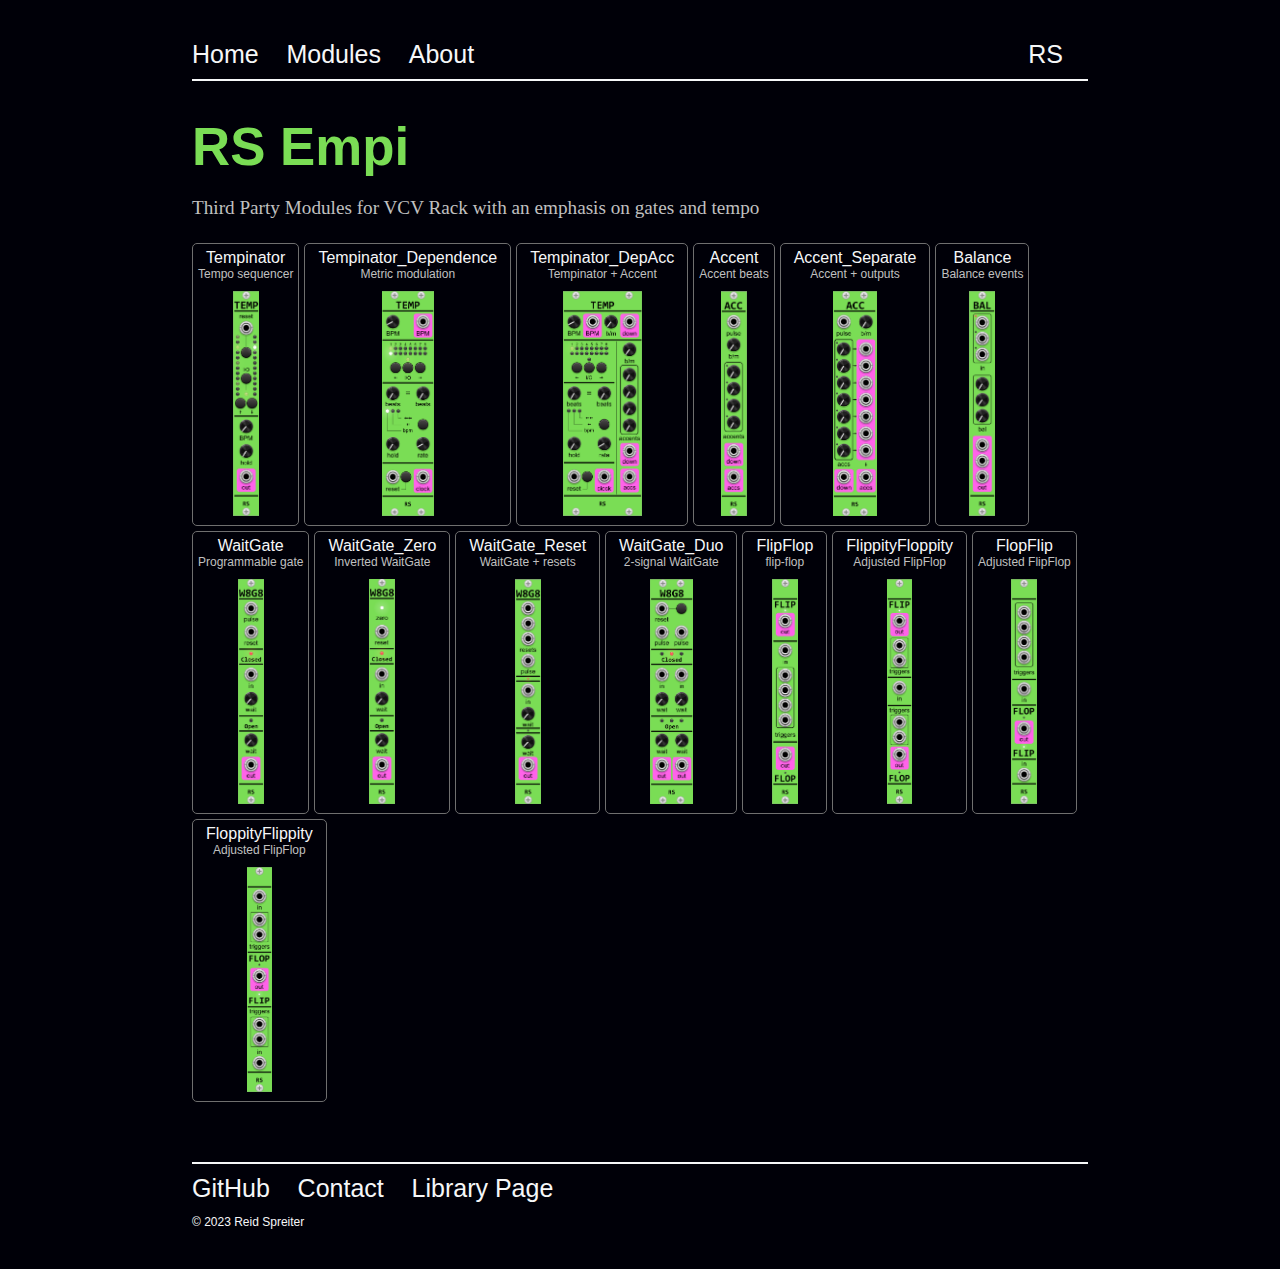
<file: index.html>
<!DOCTYPE html>
<html lang="en">
  <head>
    <meta charset="UTF-8" />
    <meta name="viewport" content="width=device-width, initial-scale=1.0" />
    <title>RS Empi</title>
    <link
      rel="icon"
      type="image/png"
      sizes="16x16"
      href="static/faviconmm.png"
    />
    <link
      rel="icon"
      type="image/png"
      sizes="32x32"
      href="static/faviconmm.png"
    />
    <link rel="stylesheet" href="./styles/styles.css" />
  </head>
  <body>
    <!-- Navbar -->
    <nav>
      <ul>
        <li>
          <a href="/index.html">Home</a>
        </li>
        <li>
          <a href="modules.html">Modules</a>
        </li>
        <li>
          <a href="about.html">About</a>
        </li>
        <li>
          <a class="nav-right">RS</a>
        </li>
      </ul>
    </nav>
    <!-- Grid of Modules -->
    <h1>RS Empi</h1>
    <p>Third Party Modules for VCV Rack with an emphasis on gates and tempo</p>
    <script src="scripts/grid.js"></script>
    <script>
      window.onload = setGrid;
    </script>
    <div>
      <div id="moduleGrid"></div>
    </div>
    <!-- Footer -->
    <footer>
      <ul>
        <li>
          <a target="blank" href="https://github.com/reidspreiter/RS_Empi"
            >GitHub</a
          >
        </li>
        <li>
          <a href="">Contact</a>
        </li>
        <li>
          <a target="_blank" href="https://library.vcvrack.com/"
            >Library Page</a
          >
        </li>
      </ul>
      <p class="copy">&copy; 2023 Reid Spreiter</p>
    </footer>
  </body>
</html>
</file>
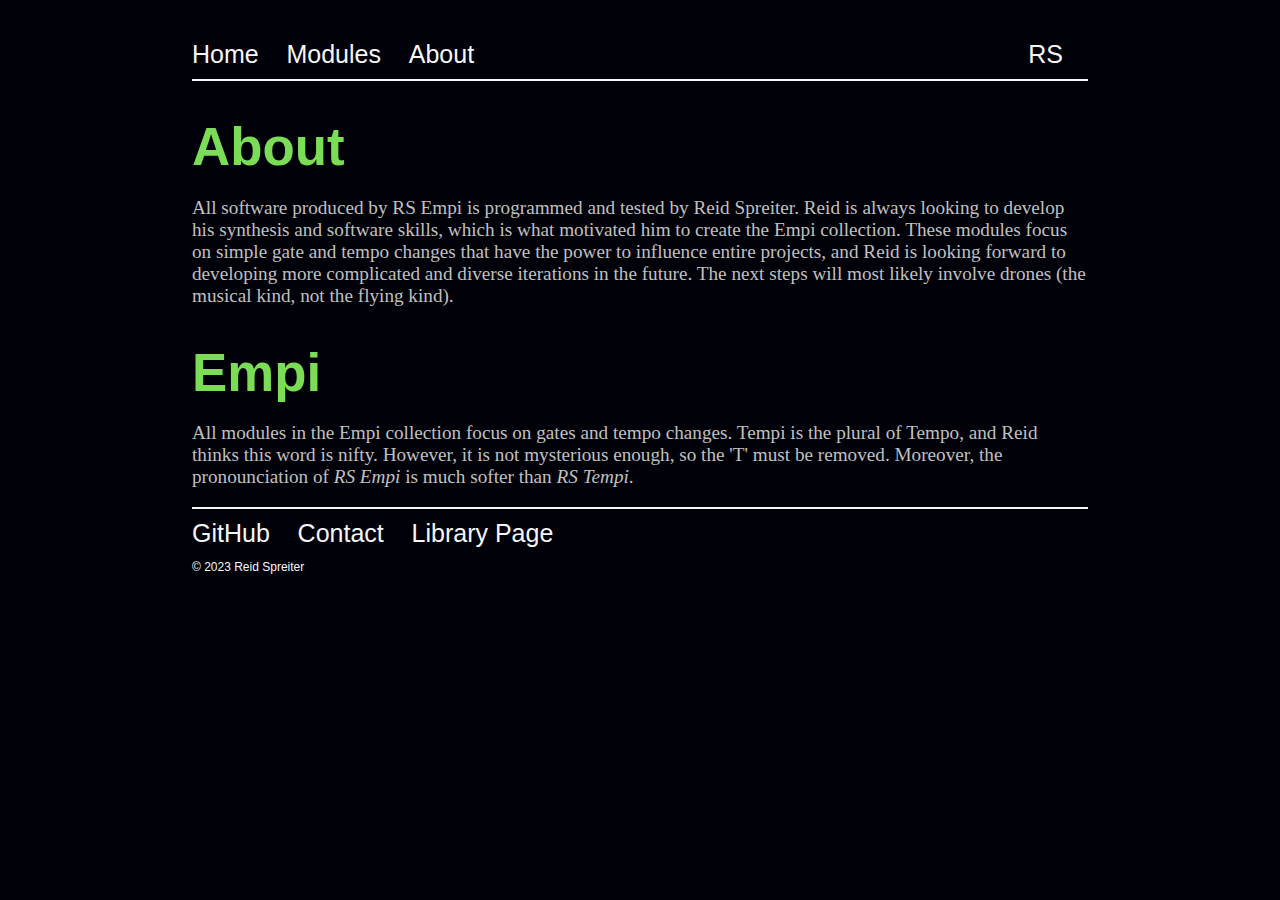
<file: about.html>
<!DOCTYPE html>
<html lang="en">
  <head>
    <meta charset="UTF-8" />
    <meta name="viewport" content="width=device-width, initial-scale=1.0" />
    <title>About</title>
    <link
      rel="icon"
      type="image/png"
      sizes="16x16"
      href="static/faviconmm.png"
    />
    <link
      rel="icon"
      type="image/png"
      sizes="32x32"
      href="static/faviconmm.png"
    />
    <link rel="stylesheet" href="./styles/styles.css" />
  </head>
  <body>
    <!-- Navbar -->
    <nav>
      <ul>
        <li>
          <a href="/index.html">Home</a>
        </li>
        <li>
          <a href="modules.html">Modules</a>
        </li>
        <li>
          <a href="about.html">About</a>
        </li>
        <li>
          <a class="nav-right">RS</a>
        </li>
      </ul>
    </nav>
    <!-- Content -->
    <h1>About</h1>
    <p>
      All software produced by RS Empi is programmed and tested by Reid
      Spreiter. Reid is always looking to develop his synthesis and software
      skills, which is what motivated him to create the Empi collection. These
      modules focus on simple gate and tempo changes that have the power to
      influence entire projects, and Reid is looking forward to developing more
      complicated and diverse iterations in the future. The next steps will most
      likely involve drones (the musical kind, not the flying kind).
    </p>
    <h1>Empi</h1>
    <p>
      All modules in the Empi collection focus on gates and tempo changes. Tempi
      is the plural of Tempo, and Reid thinks this word is nifty. However, it is
      not mysterious enough, so the 'T' must be removed. Moreover, the
      pronounciation of <em>RS Empi</em> is much softer than <em>RS Tempi</em>.
    </p>
    <!-- Footer -->
    <footer>
      <ul>
        <li>
          <a target="blank" href="https://github.com/reidspreiter/RS_Empi"
            >GitHub</a
          >
        </li>
        <li>
          <a href="">Contact</a>
        </li>
        <li>
          <a target="_blank" href="https://library.vcvrack.com/"
            >Library Page</a
          >
        </li>
      </ul>
      <p class="copy">&copy; 2023 Reid Spreiter</p>
    </footer>
  </body>
</html>
</file>
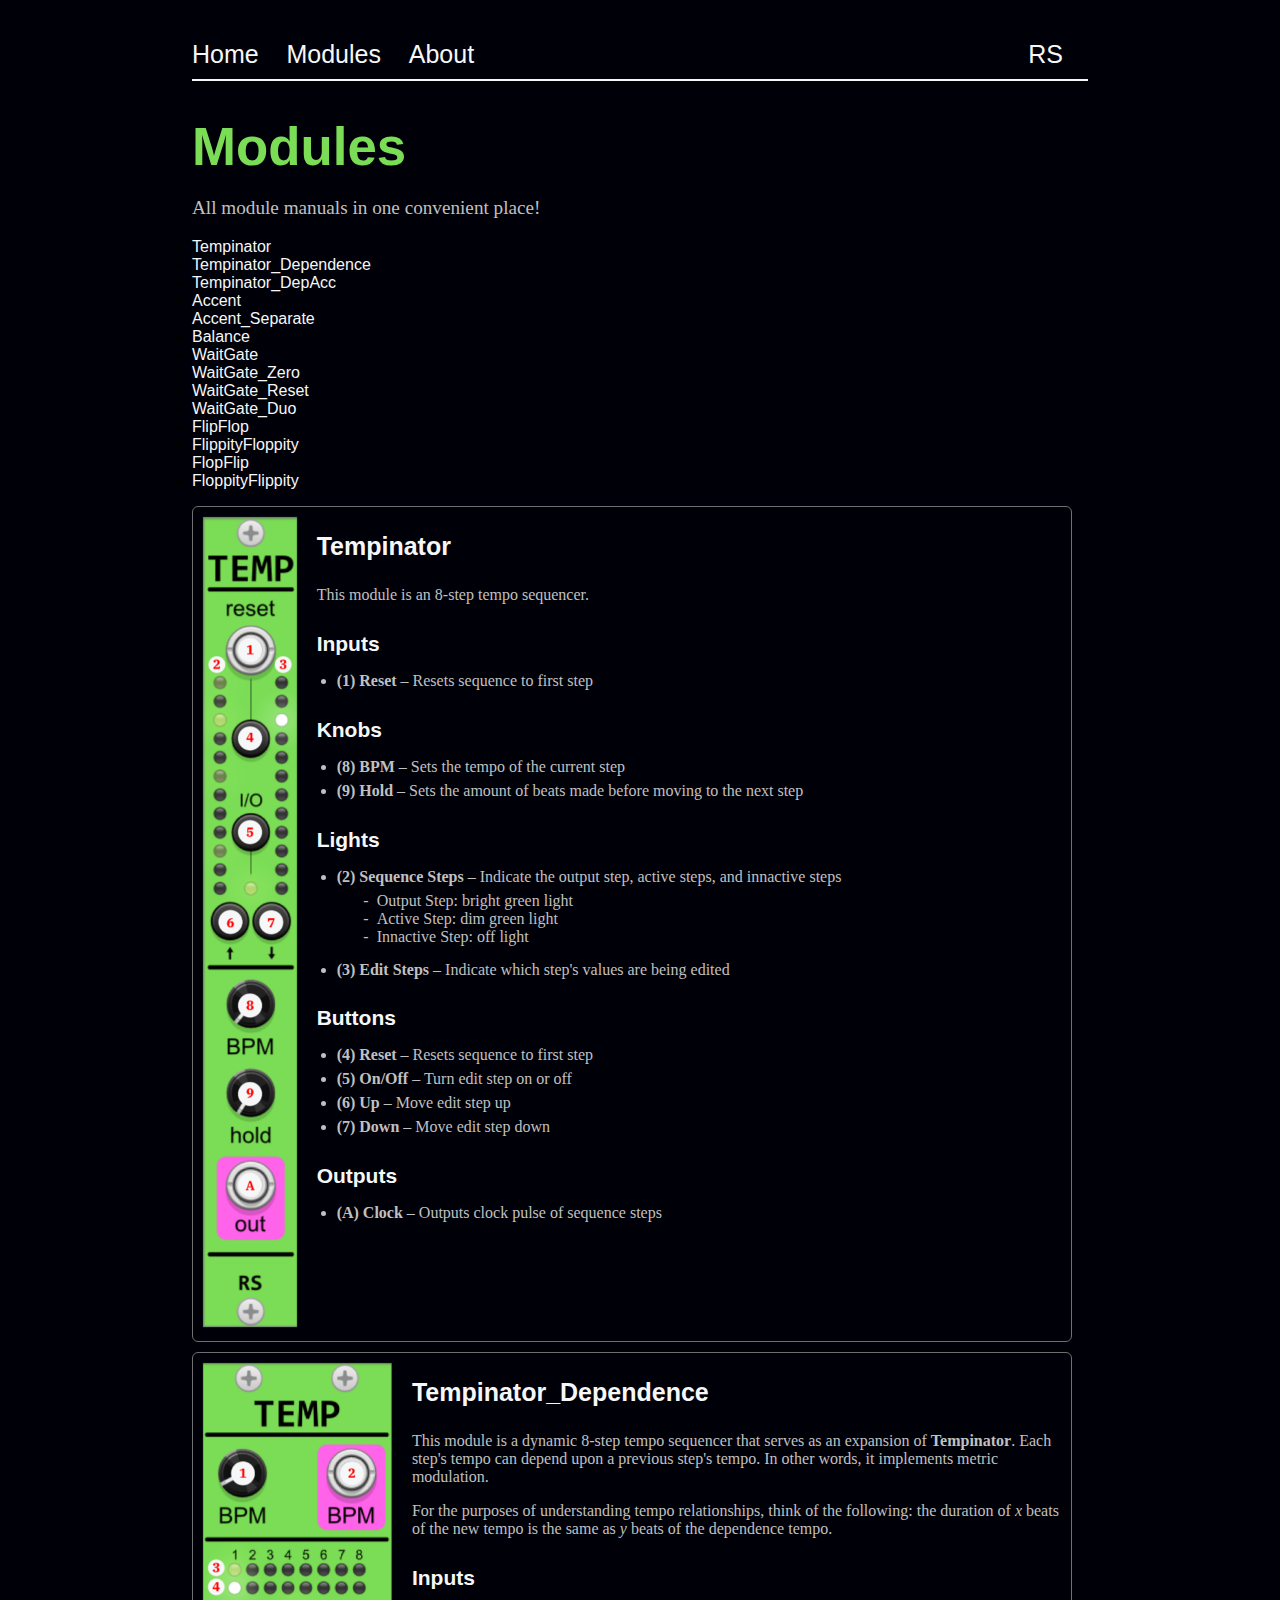
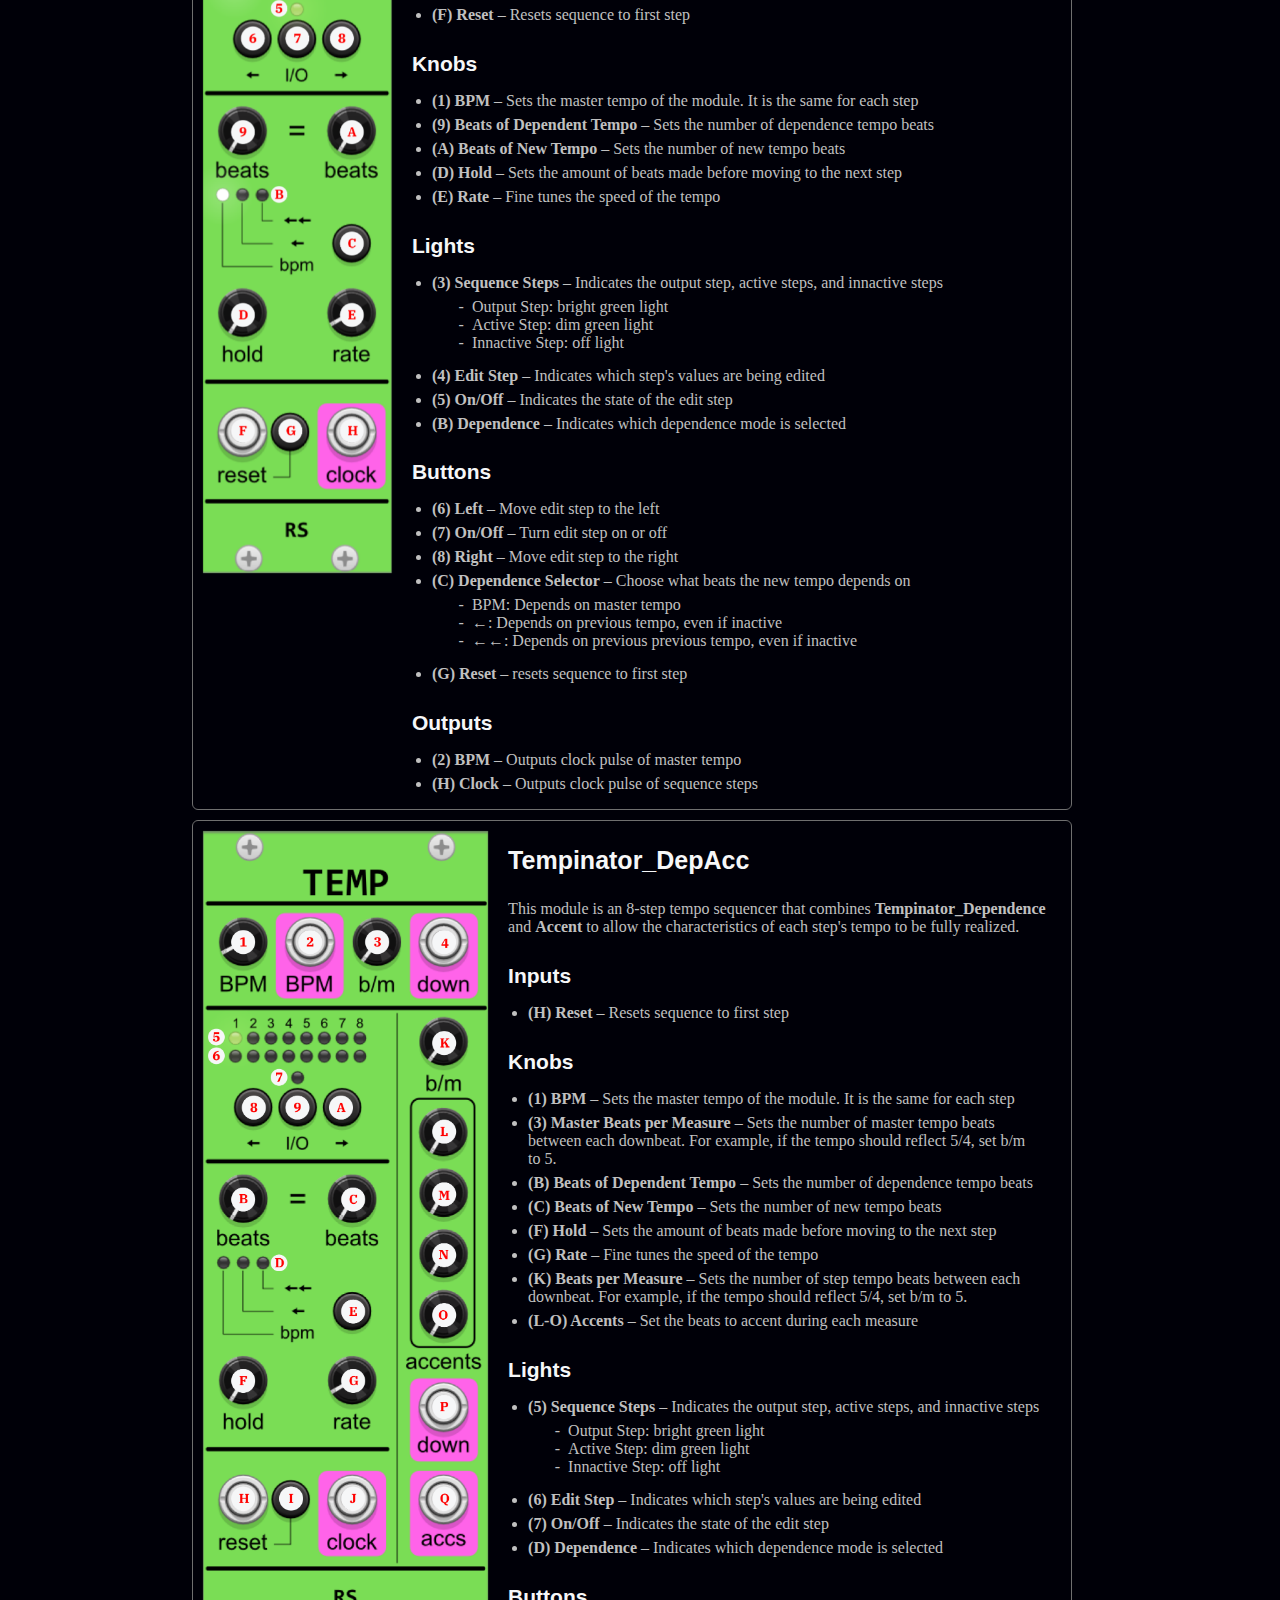
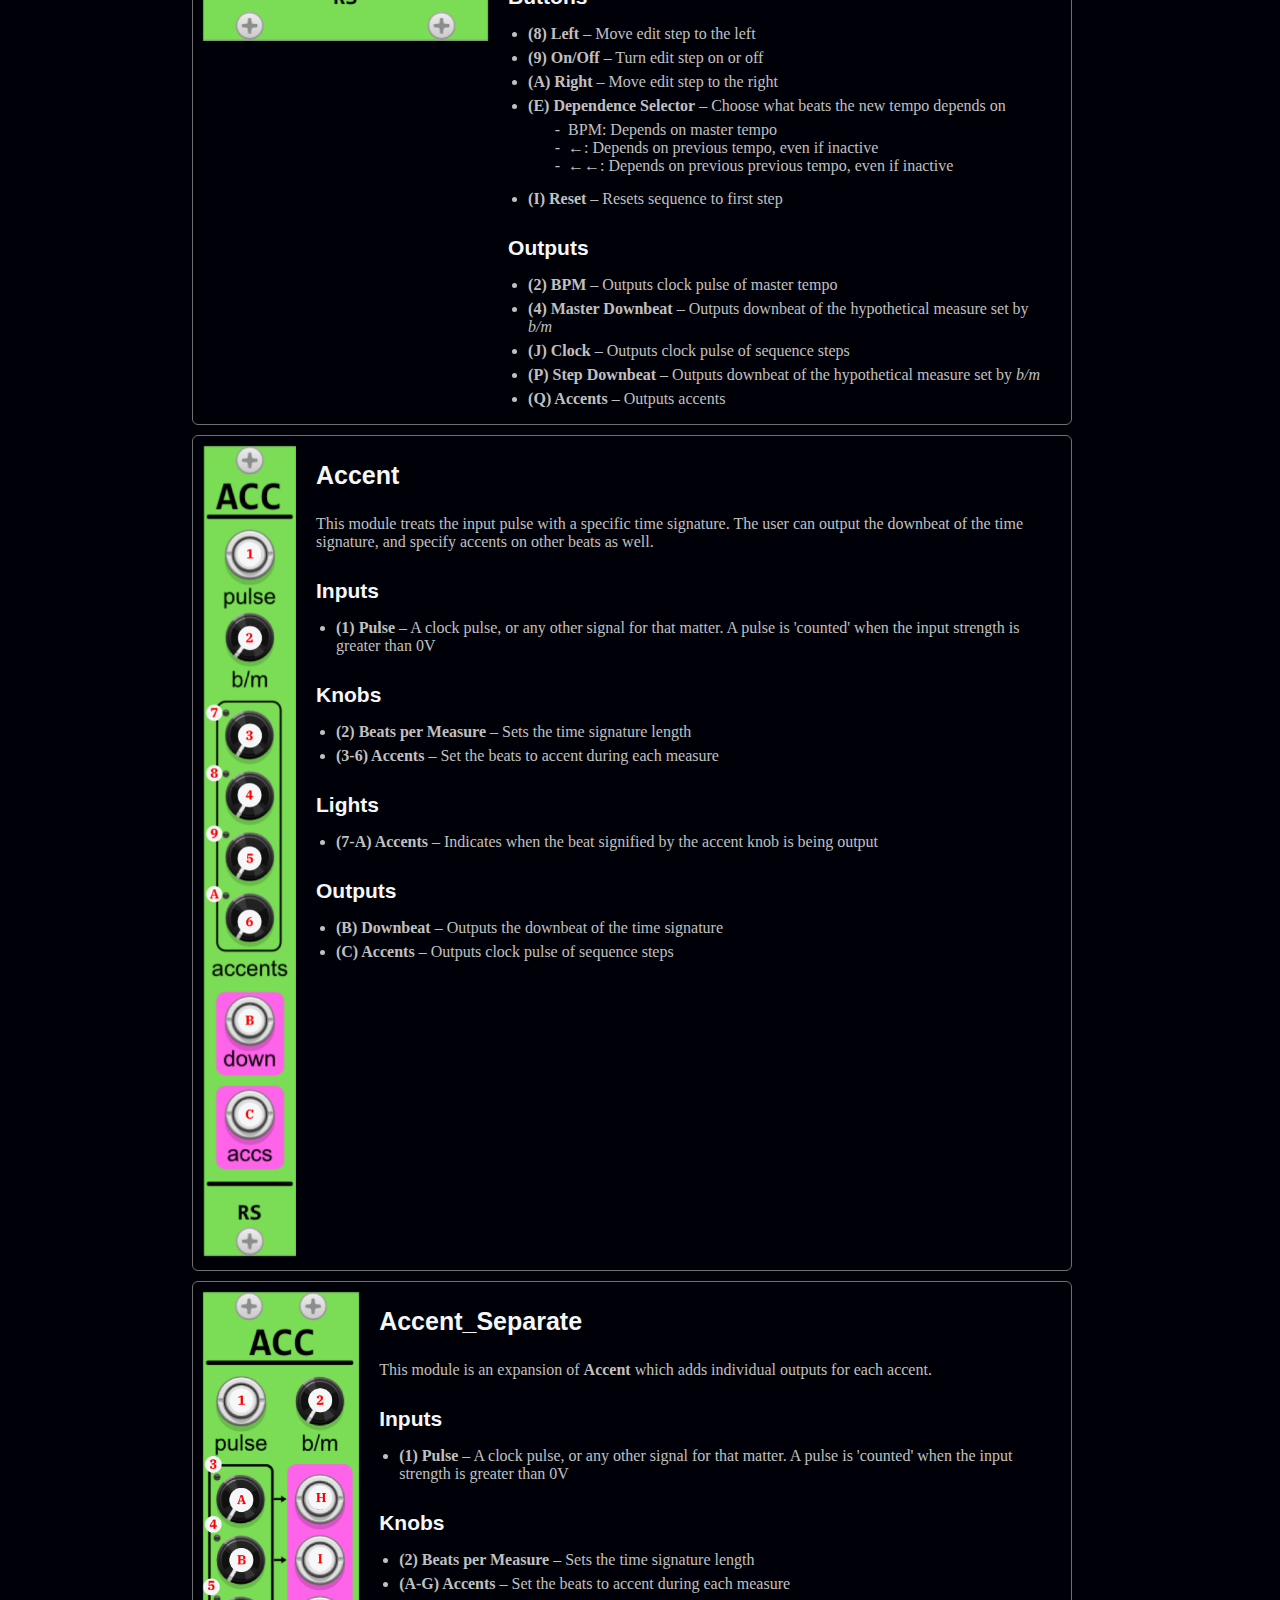
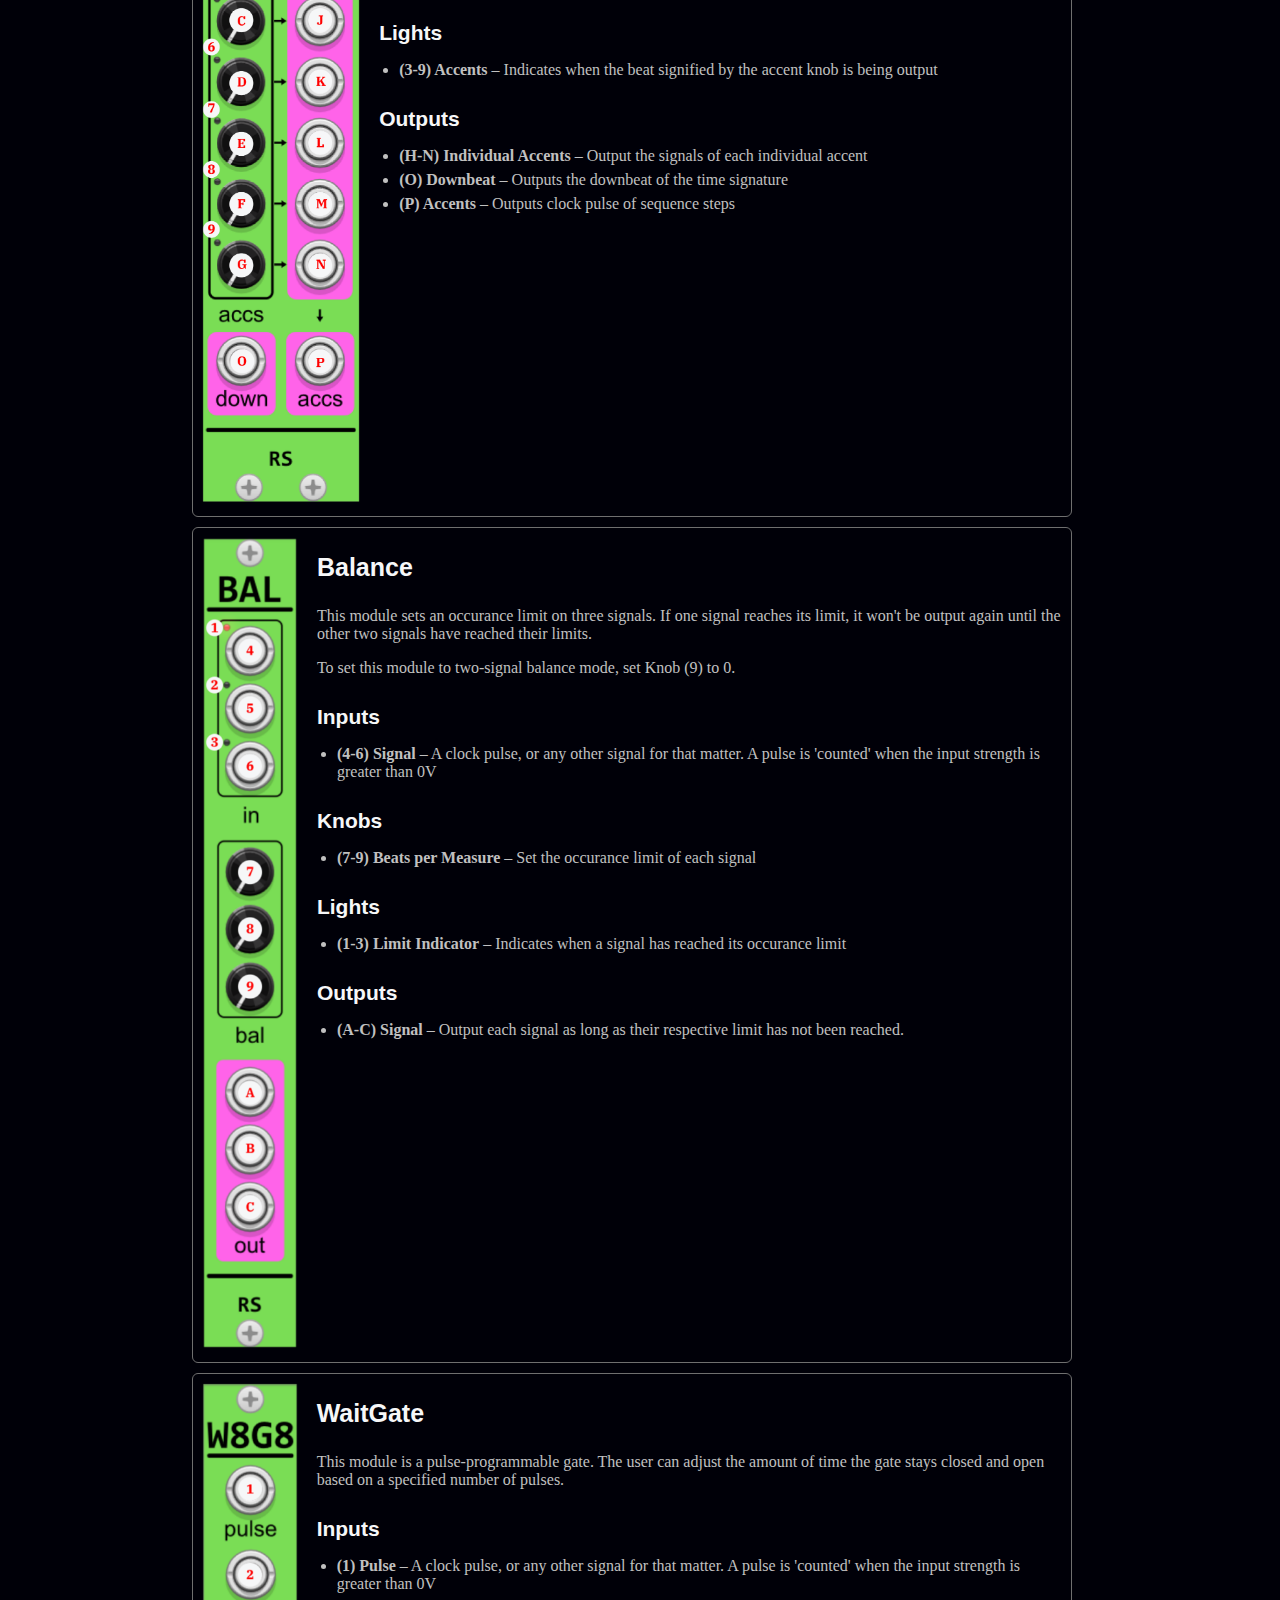
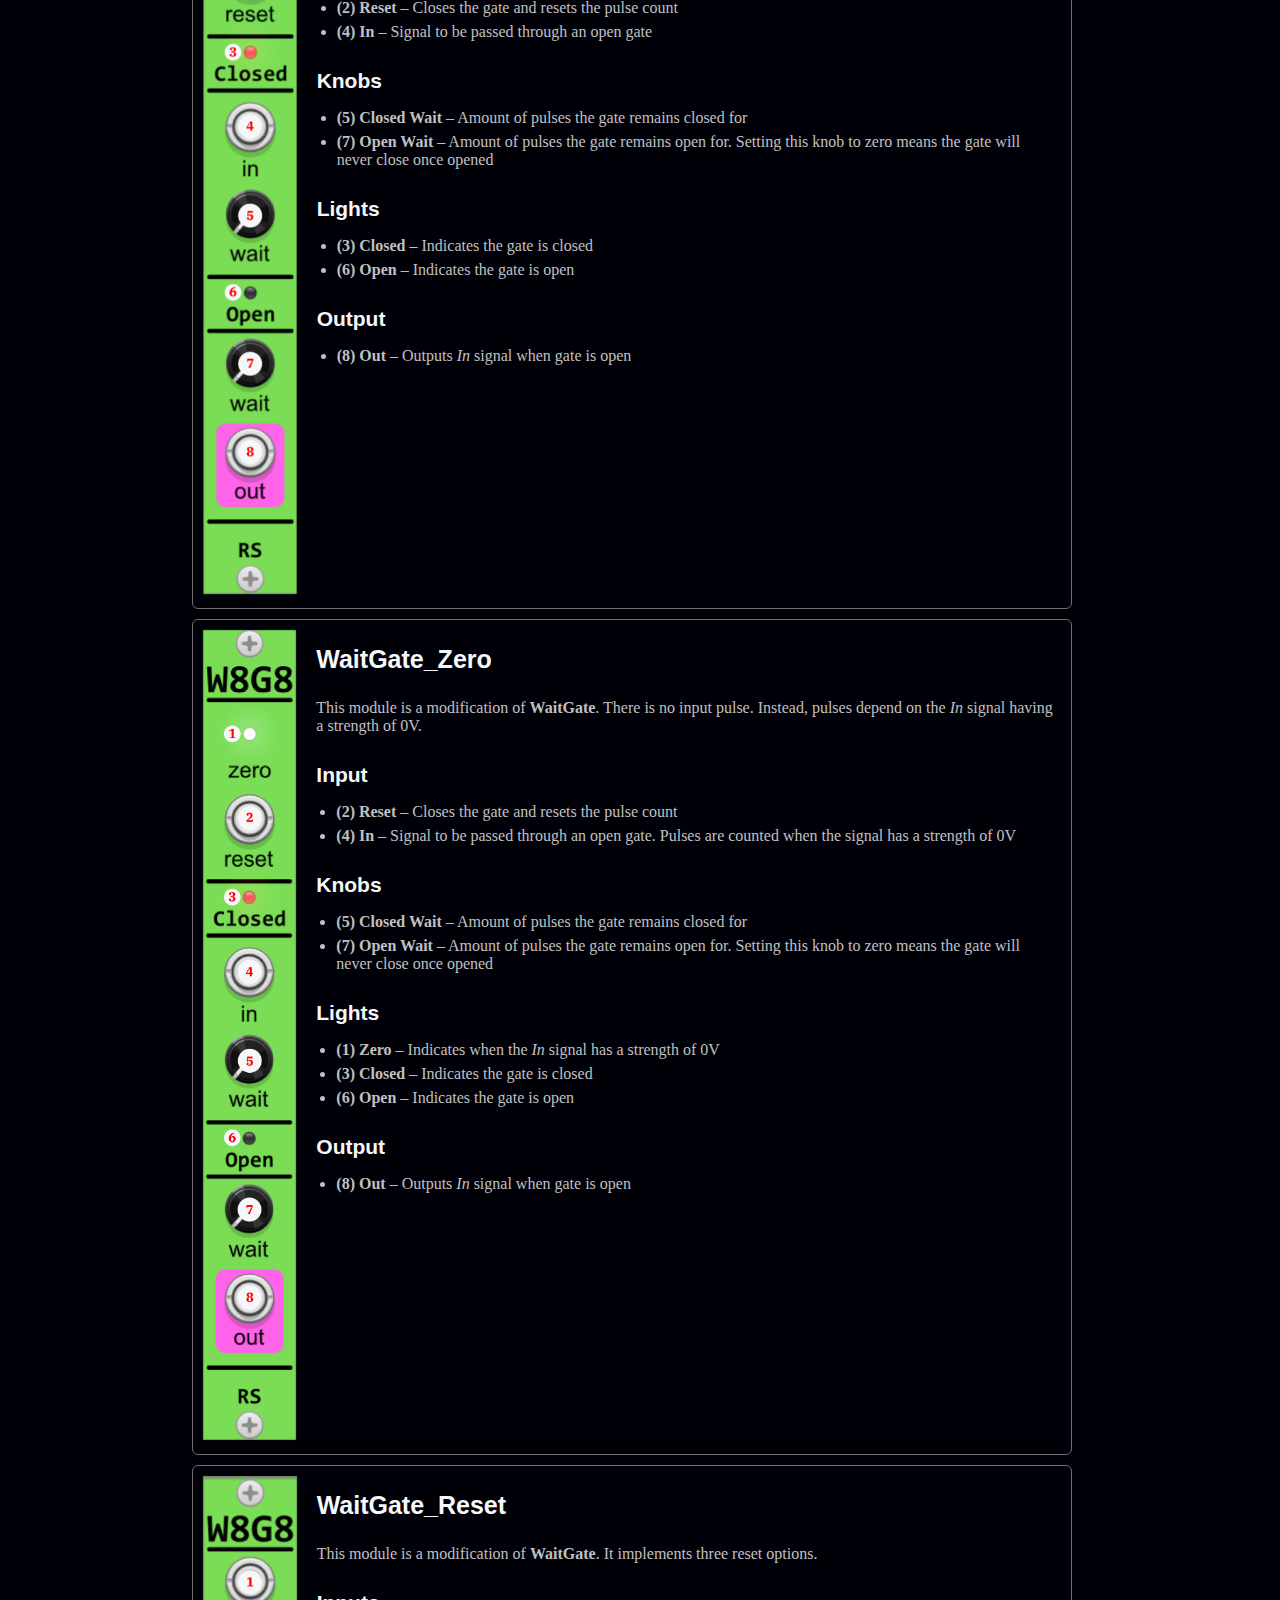
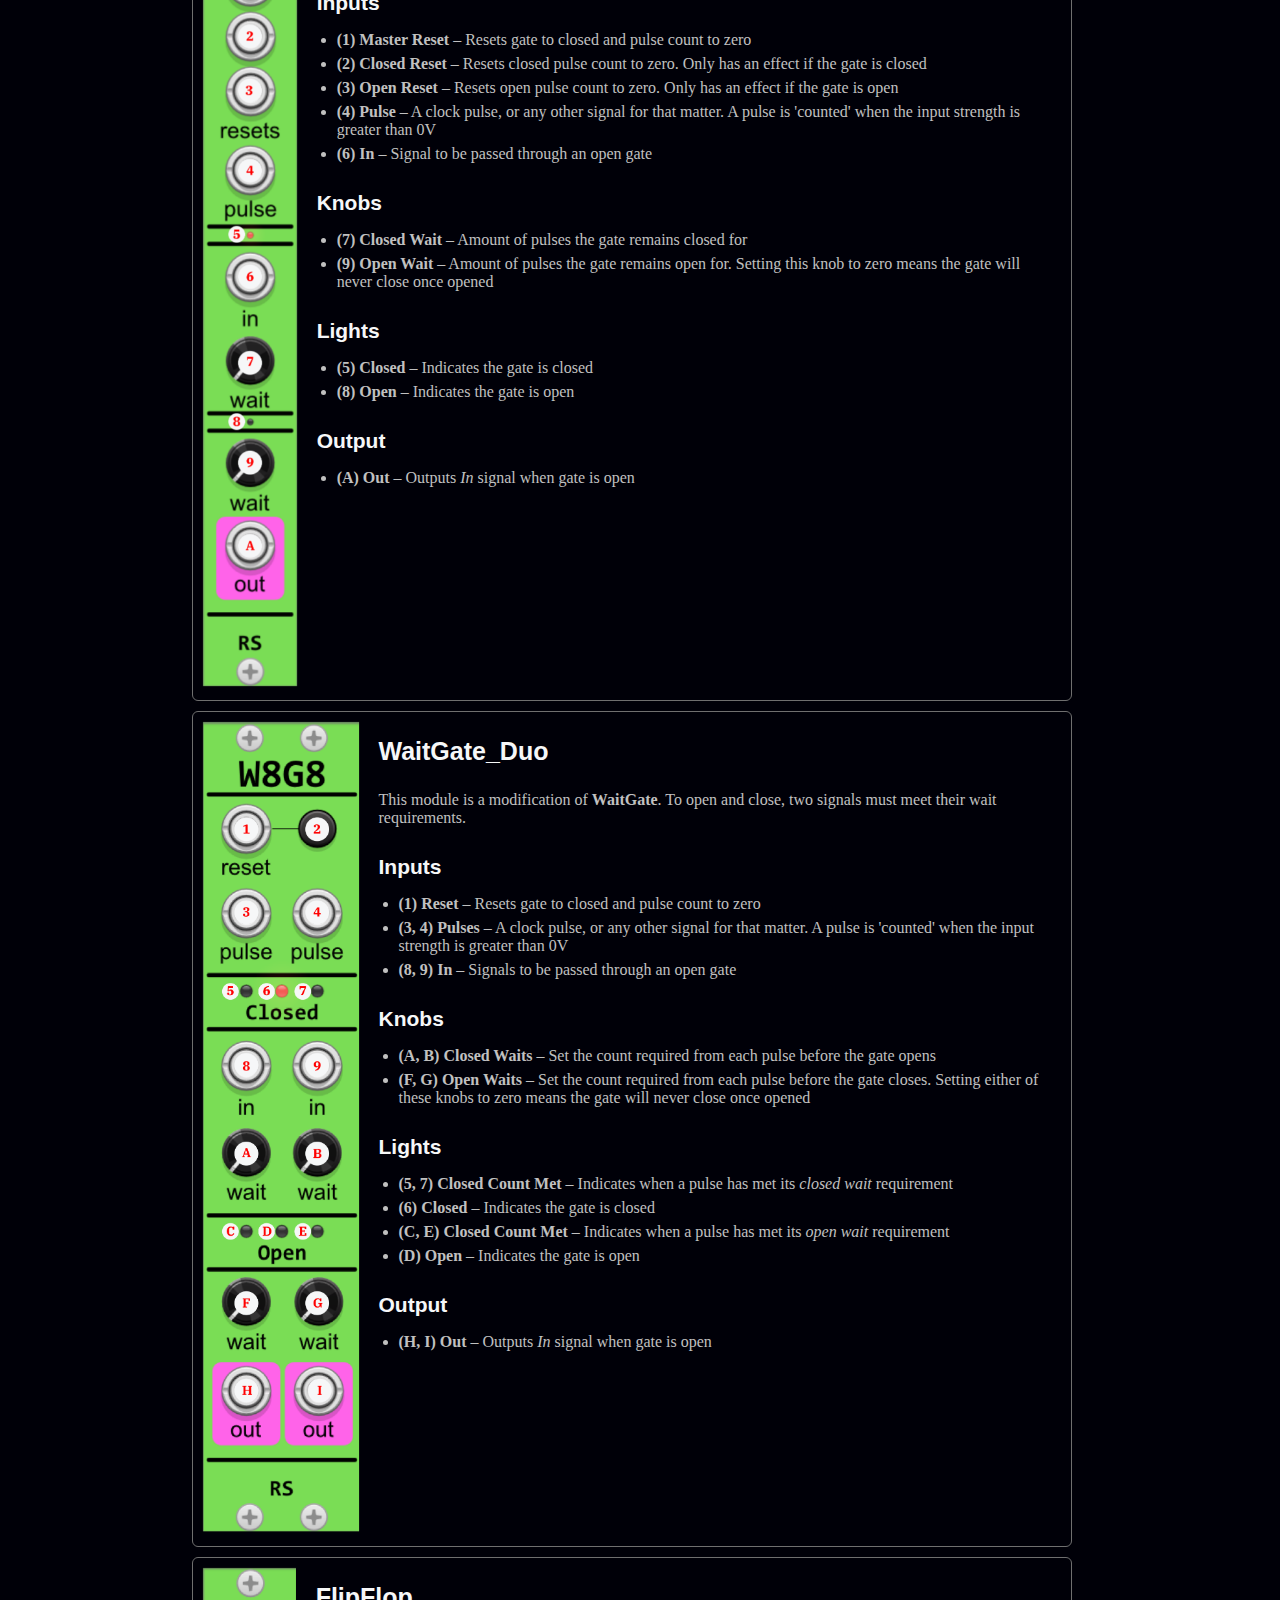
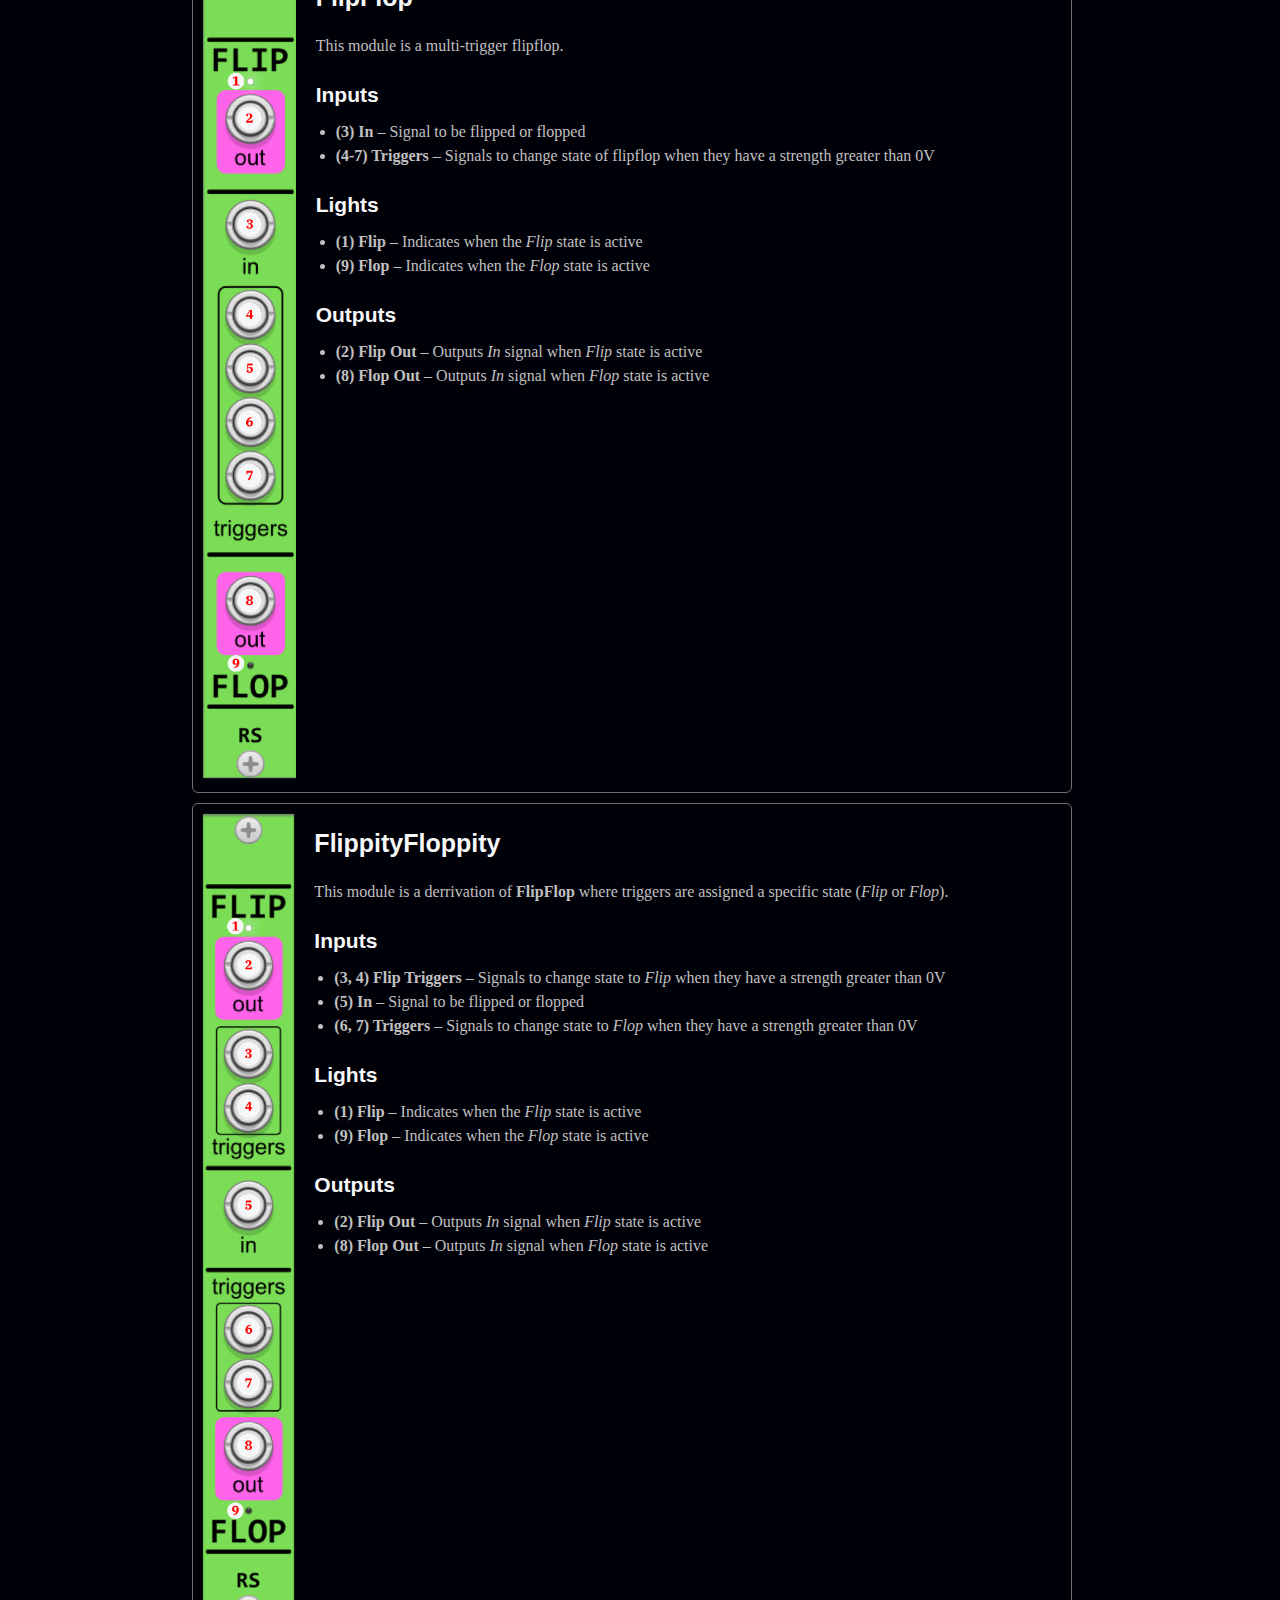
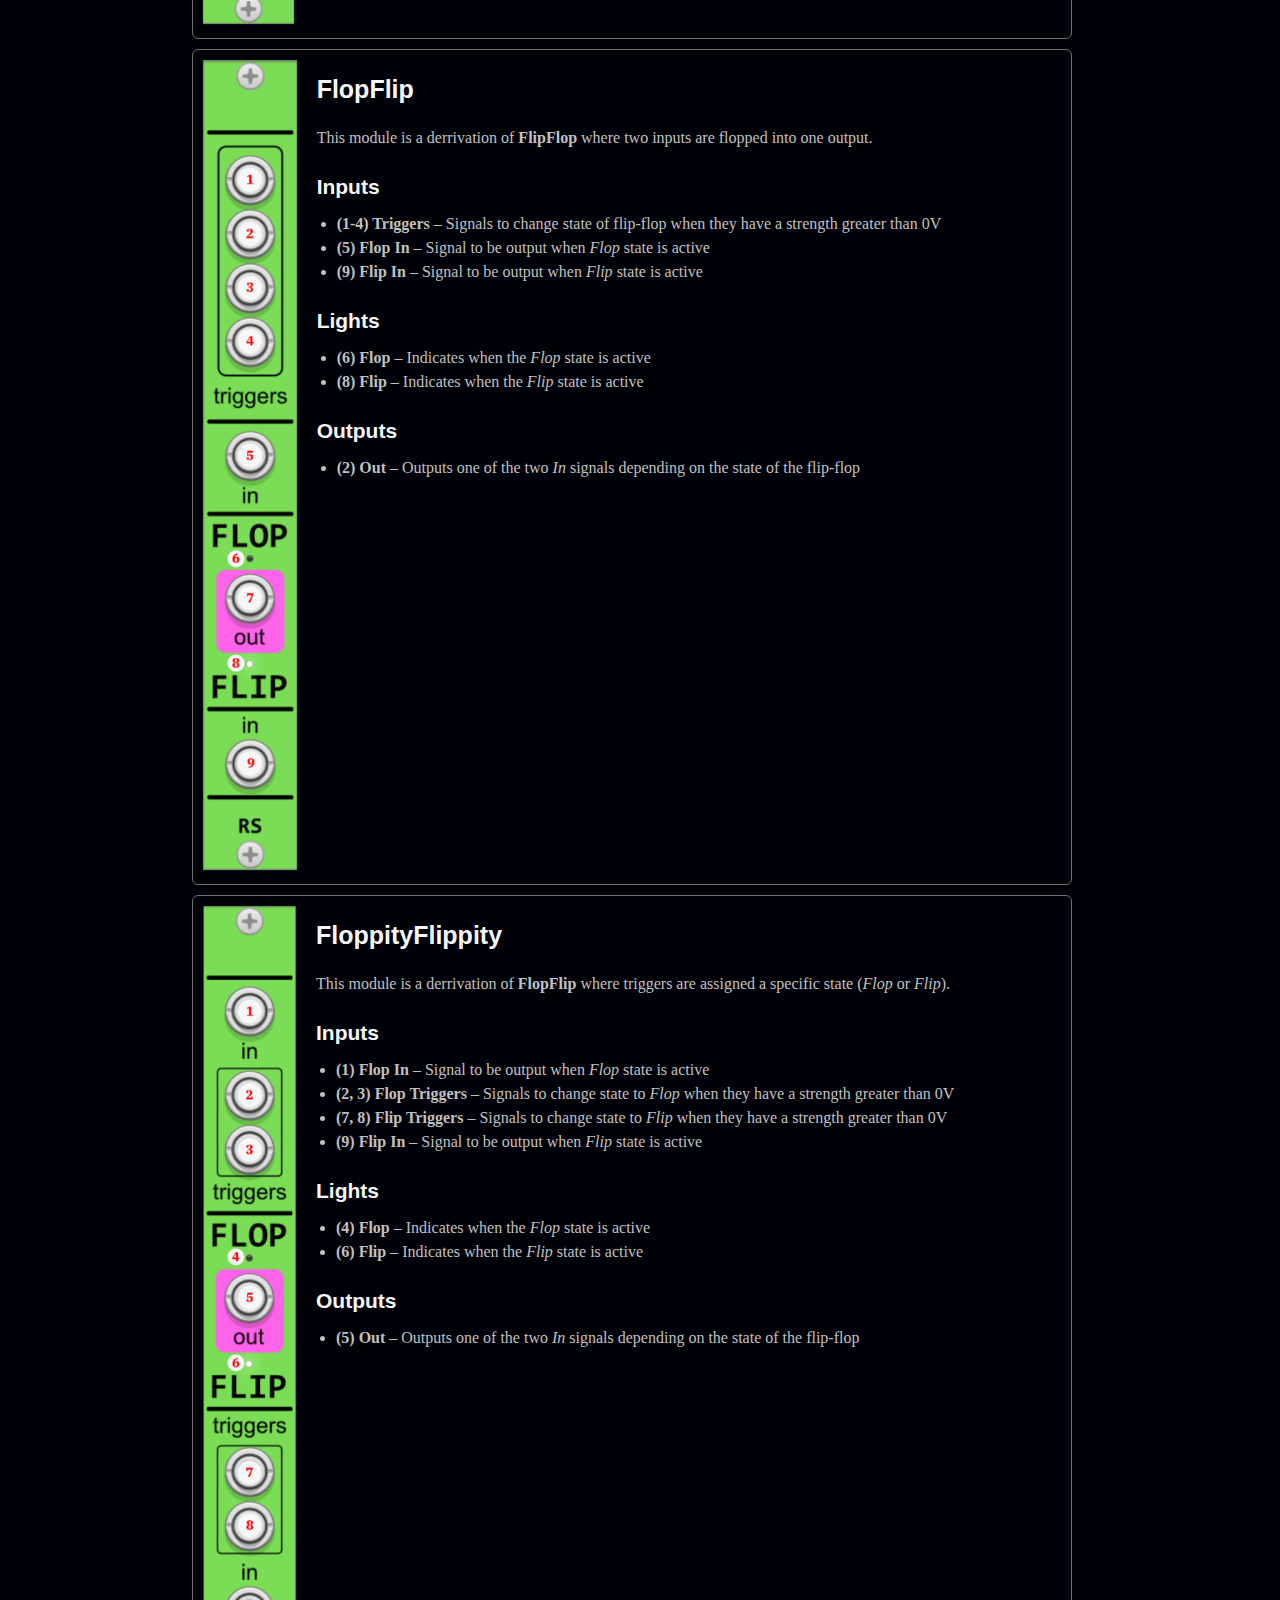
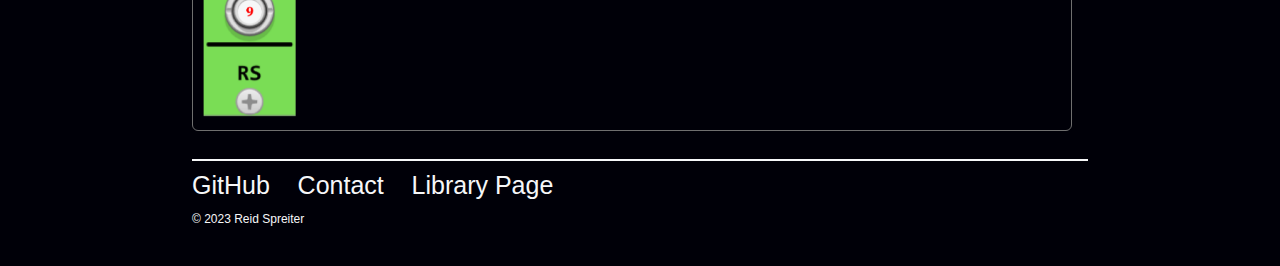
<file: modules.html>
<!DOCTYPE html>
<html lang="en">
  <head>
    <meta charset="UTF-8" />
    <meta name="viewport" content="width=device-width, initial-scale=1.0" />
    <title>Modules</title>
    <link
      rel="icon"
      type="image/png"
      sizes="16x16"
      href="static/faviconmm.png"
    />
    <link
      rel="icon"
      type="image/png"
      sizes="32x32"
      href="static/faviconmm.png"
    />
    <link rel="stylesheet" href="./styles/styles.css" />
  </head>
  <body>
    <!-- Navbar -->
    <nav>
      <ul>
        <li>
          <a href="/index.html">Home</a>
        </li>
        <li>
          <a href="modules.html">Modules</a>
        </li>
        <li>
          <a href="about.html">About</a>
        </li>
        <li>
          <a class="nav-right">RS</a>
        </li>
      </ul>
    </nav>
    <!-- Content -->
    <h1>Modules</h1>
    <p>All module manuals in one convenient place!</p>
    <ul class="moduleLinks">
      <li>
        <a href="#Tempinator">Tempinator</a>
      </li>
      <li>
        <a href="#Tempinator_Dependence">Tempinator_Dependence</a>
      </li>
      <li>
        <a href="#Tempinator_DepAcc">Tempinator_DepAcc</a>
      </li>
      <li>
        <a href="#Accent">Accent</a>
      </li>
      <li>
        <a href="#Accent_Separate">Accent_Separate</a>
      </li>
      <li>
        <a href="#Balance">Balance</a>
      </li>
      <li>
        <a href="#WaitGate">WaitGate</a>
      </li>
      <li>
        <a href="#WaitGate_Zero">WaitGate_Zero</a>
      </li>
      <li>
        <a href="#WaitGate_Reset">WaitGate_Reset</a>
      </li>
      <li>
        <a href="#WaitGate_Duo">WaitGate_Duo</a>
      </li>
      <li>
        <a href="#FlipFlop">FlipFlop</a>
      </li>
      <li>
        <a href="#FlippityFloppity">FlippityFloppity</a>
      </li>
      <li>
        <a href="#FlopFlip">FlopFlip</a>
      </li>
      <li>
        <a href="#FloppityFlippity">FloppityFlippity</a>
      </li>
    </ul>
    <!-- Tempinator -->
    <div class="manualItem">
      <div class="sticky">
        <img
          class="manualItemImage"
          src="/static/moduleManuals/Tempinator_Manual.png"
          alt="Module Image"
        />
      </div>
      <div id="Tempinator" class="manualItemText">
        <h3>Tempinator</h3>
        <p>This module is an 8-step tempo sequencer.</p>
        <h4>Inputs</h4>
        <ul>
          <li>
            <p><b>(1) Reset</b> &ndash; Resets sequence to first step</p>
          </li>
        </ul>
        <h4>Knobs</h4>
        <ul>
          <li>
            <p><b>(8) BPM</b> &ndash; Sets the tempo of the current step</p>
          </li>
          <li>
            <p>
              <b>(9) Hold</b> &ndash; Sets the amount of beats made before
              moving to the next step
            </p>
          </li>
        </ul>
        <h4>Lights</h4>
        <ul>
          <li>
            <p>
              <b>(2) Sequence Steps</b> &ndash; Indicate the output step, active
              steps, and innactive steps
            </p>
            <ul>
              <li><p>Output Step: bright green light</p></li>
              <li><p>Active Step: dim green light</p></li>
              <li><p>Innactive Step: off light</p></li>
            </ul>
          </li>
          <li>
            <p>
              <b>(3) Edit Steps</b> &ndash; Indicate which step's values are
              being edited
            </p>
          </li>
        </ul>
        <h4>Buttons</h4>
        <ul>
          <li>
            <p><b>(4) Reset</b> &ndash; Resets sequence to first step</p>
          </li>
          <li>
            <p><b>(5) On/Off</b> &ndash; Turn edit step on or off</p>
          </li>
          <li>
            <p><b>(6) Up</b> &ndash; Move edit step up</p>
          </li>
          <li>
            <p><b>(7) Down</b> &ndash; Move edit step down</p>
          </li>
        </ul>
        <h4>Outputs</h4>
        <ul>
          <li>
            <p>
              <b>(A) Clock</b> &ndash; Outputs clock pulse of sequence steps
            </p>
          </li>
        </ul>
      </div>
    </div>
    <!-- Tempinator_Dependence -->
    <div class="manualItem">
      <div class="sticky">
        <img
          class="manualItemImage"
          src="/static/moduleManuals/Tempinator_Dependence_Manual.png"
          alt="Module Image"
        />
      </div>
      <div id="Tempinator_Dependence" class="manualItemText">
        <h3>Tempinator_Dependence</h3>
        <p>
          This module is a dynamic 8-step tempo sequencer that serves as an
          expansion of
          <a class="manualLink" href="#Tempinator"><b>Tempinator</b></a
          >. Each step's tempo can depend upon a previous step's tempo. In other
          words, it implements metric modulation.
        </p>
        <p>
          For the purposes of understanding tempo relationships, think of the
          following: the duration of <em>x</em> beats of the new tempo is the
          same as <em>y</em>
          beats of the dependence tempo.
        </p>
        <h4>Inputs</h4>
        <ul>
          <li>
            <p><b>(F) Reset</b> &ndash; Resets sequence to first step</p>
          </li>
        </ul>
        <h4>Knobs</h4>
        <ul>
          <li>
            <p>
              <b>(1) BPM</b> &ndash; Sets the master tempo of the module. It is
              the same for each step
            </p>
          </li>
          <li>
            <p>
              <b>(9) Beats of Dependent Tempo</b> &ndash; Sets the number of
              dependence tempo beats
            </p>
          </li>
          <li>
            <p>
              <b>(A) Beats of New Tempo</b> &ndash; Sets the number of new tempo
              beats
            </p>
          </li>
          <li>
            <p>
              <b>(D) Hold</b> &ndash; Sets the amount of beats made before
              moving to the next step
            </p>
          </li>
          <li>
            <p><b>(E) Rate</b> &ndash; Fine tunes the speed of the tempo</p>
          </li>
        </ul>
        <h4>Lights</h4>
        <ul>
          <li>
            <p>
              <b>(3) Sequence Steps</b> &ndash; Indicates the output step,
              active steps, and innactive steps
            </p>
            <ul>
              <li><p>Output Step: bright green light</p></li>
              <li><p>Active Step: dim green light</p></li>
              <li><p>Innactive Step: off light</p></li>
            </ul>
          </li>
          <li>
            <p>
              <b>(4) Edit Step</b> &ndash; Indicates which step's values are
              being edited
            </p>
          </li>
          <li>
            <p>
              <b>(5) On/Off</b> &ndash; Indicates the state of the edit step
            </p>
          </li>
          <li>
            <p>
              <b>(B) Dependence</b> &ndash; Indicates which dependence mode is
              selected
            </p>
          </li>
        </ul>
        <h4>Buttons</h4>
        <ul>
          <li>
            <p><b>(6) Left</b> &ndash; Move edit step to the left</p>
          </li>
          <li>
            <p><b>(7) On/Off</b> &ndash; Turn edit step on or off</p>
          </li>
          <li>
            <p><b>(8) Right</b> &ndash; Move edit step to the right</p>
          </li>
          <li>
            <p>
              <b>(C) Dependence Selector</b> &ndash; Choose what beats the new
              tempo depends on
            </p>
            <ul>
              <li>
                <p>BPM: Depends on master tempo</p>
              </li>
              <li>
                <p>&larr;: Depends on previous tempo, even if inactive</p>
              </li>
              <li>
                <p>
                  &larr;&larr;: Depends on previous previous tempo, even if
                  inactive
                </p>
              </li>
            </ul>
          </li>
          <li>
            <p><b>(G) Reset</b> &ndash; resets sequence to first step</p>
          </li>
        </ul>
        <h4>Outputs</h4>
        <ul>
          <li>
            <p><b>(2) BPM</b> &ndash; Outputs clock pulse of master tempo</p>
          </li>
          <li>
            <p>
              <b>(H) Clock</b> &ndash; Outputs clock pulse of sequence steps
            </p>
          </li>
        </ul>
      </div>
    </div>
    <!-- Tempinator_DepAcc -->
    <div class="manualItem">
      <div class="sticky">
        <img
          class="manualItemImage"
          src="/static/moduleManuals/Tempinator_DepAcc_Manual.png"
          alt="Module Image"
        />
      </div>
      <div id="Tempinator_DepAcc" class="manualItemText">
        <h3>Tempinator_DepAcc</h3>
        <p>
          This module is an 8-step tempo sequencer that combines
          <a class="manualLink" href="#Tempinator_Dependence"
            ><b>Tempinator_Dependence</b></a
          >
          and <a class="manualLink" href="#Accent"><b>Accent</b></a> to allow
          the characteristics of each step's tempo to be fully realized.
        </p>
        <h4>Inputs</h4>
        <ul>
          <li>
            <p><b>(H) Reset</b> &ndash; Resets sequence to first step</p>
          </li>
        </ul>
        <h4>Knobs</h4>
        <ul>
          <li>
            <p>
              <b>(1) BPM</b> &ndash; Sets the master tempo of the module. It is
              the same for each step
            </p>
          </li>
          <li>
            <p>
              <b>(3) Master Beats per Measure</b> &ndash; Sets the number of
              master tempo beats between each downbeat. For example, if the
              tempo should reflect 5/4, set b/m to 5.
            </p>
          </li>
          <li>
            <p>
              <b>(B) Beats of Dependent Tempo</b> &ndash; Sets the number of
              dependence tempo beats
            </p>
          </li>
          <li>
            <p>
              <b>(C) Beats of New Tempo</b> &ndash; Sets the number of new tempo
              beats
            </p>
          </li>
          <li>
            <p>
              <b>(F) Hold</b> &ndash; Sets the amount of beats made before
              moving to the next step
            </p>
          </li>
          <li>
            <p><b>(G) Rate</b> &ndash; Fine tunes the speed of the tempo</p>
          </li>
          <li>
            <p>
              <b>(K) Beats per Measure</b> &ndash; Sets the number of step tempo
              beats between each downbeat. For example, if the tempo should
              reflect 5/4, set b/m to 5.
            </p>
          </li>
          <li>
            <p>
              <b>(L-O) Accents</b> &ndash; Set the beats to accent during each
              measure
            </p>
          </li>
        </ul>
        <h4>Lights</h4>
        <ul>
          <li>
            <p>
              <b>(5) Sequence Steps</b> &ndash; Indicates the output step,
              active steps, and innactive steps
            </p>
            <ul>
              <li><p>Output Step: bright green light</p></li>
              <li><p>Active Step: dim green light</p></li>
              <li><p>Innactive Step: off light</p></li>
            </ul>
          </li>
          <li>
            <p>
              <b>(6) Edit Step</b> &ndash; Indicates which step's values are
              being edited
            </p>
          </li>
          <li>
            <p>
              <b>(7) On/Off</b> &ndash; Indicates the state of the edit step
            </p>
          </li>
          <li>
            <p>
              <b>(D) Dependence</b> &ndash; Indicates which dependence mode is
              selected
            </p>
          </li>
        </ul>
        <h4>Buttons</h4>
        <ul>
          <li>
            <p><b>(8) Left</b> &ndash; Move edit step to the left</p>
          </li>
          <li>
            <p><b>(9) On/Off</b> &ndash; Turn edit step on or off</p>
          </li>
          <li>
            <p><b>(A) Right</b> &ndash; Move edit step to the right</p>
          </li>
          <li>
            <p>
              <b>(E) Dependence Selector</b> &ndash; Choose what beats the new
              tempo depends on
            </p>
            <ul>
              <li>
                <p>BPM: Depends on master tempo</p>
              </li>
              <li>
                <p>&larr;: Depends on previous tempo, even if inactive</p>
              </li>
              <li>
                <p>
                  &larr;&larr;: Depends on previous previous tempo, even if
                  inactive
                </p>
              </li>
            </ul>
          </li>
          <li>
            <p><b>(I) Reset</b> &ndash; Resets sequence to first step</p>
          </li>
        </ul>
        <h4>Outputs</h4>
        <ul>
          <li>
            <p><b>(2) BPM</b> &ndash; Outputs clock pulse of master tempo</p>
          </li>
          <li>
            <p>
              <b>(4) Master Downbeat</b> &ndash; Outputs downbeat of the
              hypothetical measure set by <em>b/m</em>
            </p>
          </li>
          <li>
            <p>
              <b>(J) Clock</b> &ndash; Outputs clock pulse of sequence steps
            </p>
          </li>
          <li>
            <p>
              <b>(P) Step Downbeat</b> &ndash; Outputs downbeat of the
              hypothetical measure set by <em>b/m</em>
            </p>
          </li>
          <li>
            <p><b>(Q) Accents</b> &ndash; Outputs accents</p>
          </li>
        </ul>
      </div>
    </div>
    <!-- Accent -->
    <div class="manualItem">
      <div class="sticky">
        <img
          class="manualItemImage"
          src="/static/moduleManuals/Accent_Manual.png"
          alt="Module Image"
        />
      </div>
      <div id="Accent" class="manualItemText">
        <h3>Accent</h3>
        <p>
          This module treats the input pulse with a specific time signature. The
          user can output the downbeat of the time signature, and specify
          accents on other beats as well.
        </p>
        <h4>Inputs</h4>
        <ul>
          <li>
            <p>
              <b>(1) Pulse</b> &ndash; A clock pulse, or any other signal for
              that matter. A pulse is 'counted' when the input strength is
              greater than 0V
            </p>
          </li>
        </ul>
        <h4>Knobs</h4>
        <ul>
          <li>
            <p>
              <b>(2) Beats per Measure</b> &ndash; Sets the time signature
              length
            </p>
          </li>
          <li>
            <p>
              <b>(3-6) Accents</b> &ndash; Set the beats to accent during each
              measure
            </p>
          </li>
        </ul>
        <h4>Lights</h4>
        <ul>
          <li>
            <p>
              <b>(7-A) Accents</b> &ndash; Indicates when the beat signified by
              the accent knob is being output
            </p>
          </li>
        </ul>
        <h4>Outputs</h4>
        <ul>
          <li>
            <p>
              <b>(B) Downbeat</b> &ndash; Outputs the downbeat of the time
              signature
            </p>
          </li>
          <li>
            <p>
              <b>(C) Accents</b> &ndash; Outputs clock pulse of sequence steps
            </p>
          </li>
        </ul>
      </div>
    </div>
    <!-- Accent_Separate -->
    <div class="manualItem">
      <div class="sticky">
        <img
          class="manualItemImage"
          src="/static/moduleManuals/Accent_Separate_Manual.png"
          alt="Module Image"
        />
      </div>
      <div id="Accent_Separate" class="manualItemText">
        <h3>Accent_Separate</h3>
        <p>
          This module is an expansion of
          <a class="manualLink" href="#Accent"><b>Accent</b></a> which adds
          individual outputs for each accent.
        </p>
        <h4>Inputs</h4>
        <ul>
          <li>
            <p>
              <b>(1) Pulse</b> &ndash; A clock pulse, or any other signal for
              that matter. A pulse is 'counted' when the input strength is
              greater than 0V
            </p>
          </li>
        </ul>
        <h4>Knobs</h4>
        <ul>
          <li>
            <p>
              <b>(2) Beats per Measure</b> &ndash; Sets the time signature
              length
            </p>
          </li>
          <li>
            <p>
              <b>(A-G) Accents</b> &ndash; Set the beats to accent during each
              measure
            </p>
          </li>
        </ul>
        <h4>Lights</h4>
        <ul>
          <li>
            <p>
              <b>(3-9) Accents</b> &ndash; Indicates when the beat signified by
              the accent knob is being output
            </p>
          </li>
        </ul>
        <h4>Outputs</h4>
        <ul>
          <li>
            <p>
              <b>(H-N) Individual Accents</b> &ndash; Output the signals of each
              individual accent
            </p>
          </li>
          <li>
            <p>
              <b>(O) Downbeat</b> &ndash; Outputs the downbeat of the time
              signature
            </p>
          </li>
          <li>
            <p>
              <b>(P) Accents</b> &ndash; Outputs clock pulse of sequence steps
            </p>
          </li>
        </ul>
      </div>
    </div>
    <!-- Balance -->
    <div class="manualItem">
      <div class="sticky">
        <img
          class="manualItemImage"
          src="/static/moduleManuals/Balance_Manual.png"
          alt="Module Image"
        />
      </div>
      <div id="Balance" class="manualItemText">
        <h3>Balance</h3>
        <p>
          This module sets an occurance limit on three signals. If one signal
          reaches its limit, it won't be output again until the other two
          signals have reached their limits.
        </p>
        <p>To set this module to two-signal balance mode, set Knob (9) to 0.</p>
        <h4>Inputs</h4>
        <ul>
          <li>
            <p>
              <b>(4-6) Signal</b> &ndash; A clock pulse, or any other signal for
              that matter. A pulse is 'counted' when the input strength is
              greater than 0V
            </p>
          </li>
        </ul>
        <h4>Knobs</h4>
        <ul>
          <li>
            <p>
              <b>(7-9) Beats per Measure</b> &ndash; Set the occurance limit of
              each signal
            </p>
          </li>
        </ul>
        <h4>Lights</h4>
        <ul>
          <li>
            <p>
              <b>(1-3) Limit Indicator</b> &ndash; Indicates when a signal has
              reached its occurance limit
            </p>
          </li>
        </ul>
        <h4>Outputs</h4>
        <ul>
          <li>
            <p>
              <b>(A-C) Signal</b> &ndash; Output each signal as long as their
              respective limit has not been reached.
            </p>
          </li>
        </ul>
      </div>
    </div>
    <!-- WaitGate -->
    <div class="manualItem">
      <div class="sticky">
        <img
          class="manualItemImage"
          src="/static/moduleManuals/WaitGate_Manual.png"
          alt="Module Image"
        />
      </div>
      <div id="WaitGate" class="manualItemText">
        <h3>WaitGate</h3>
        <p>
          This module is a pulse-programmable gate. The user can adjust the
          amount of time the gate stays closed and open based on a specified
          number of pulses.
        </p>
        <h4>Inputs</h4>
        <ul>
          <li>
            <p>
              <b>(1) Pulse</b> &ndash; A clock pulse, or any other signal for
              that matter. A pulse is 'counted' when the input strength is
              greater than 0V
            </p>
          </li>
          <li>
            <p>
              <b>(2) Reset</b> &ndash; Closes the gate and resets the pulse
              count
            </p>
          </li>
          <li>
            <p>
              <b>(4) In</b> &ndash; Signal to be passed through an open gate
            </p>
          </li>
        </ul>
        <h4>Knobs</h4>
        <ul>
          <li>
            <p>
              <b>(5) Closed Wait</b> &ndash; Amount of pulses the gate remains
              closed for
            </p>
          </li>
          <li>
            <p>
              <b>(7) Open Wait</b> &ndash; Amount of pulses the gate remains
              open for. Setting this knob to zero means the gate will never
              close once opened
            </p>
          </li>
        </ul>
        <h4>Lights</h4>
        <ul>
          <li>
            <p><b>(3) Closed</b> &ndash; Indicates the gate is closed</p>
          </li>
          <li>
            <p><b>(6) Open</b> &ndash; Indicates the gate is open</p>
          </li>
        </ul>
        <h4>Output</h4>
        <ul>
          <li>
            <p>
              <b>(8) Out</b> &ndash; Outputs <em>In</em> signal when gate is
              open
            </p>
          </li>
        </ul>
      </div>
    </div>
    <!-- WaitGate_Zero -->
    <div class="manualItem">
      <div class="sticky">
        <img
          class="manualItemImage"
          src="/static/moduleManuals/WaitGate_Zero_Manual.png"
          alt="Module Image"
        />
      </div>
      <div id="WaitGate_Zero" class="manualItemText">
        <h3>WaitGate_Zero</h3>
        <p>
          This module is a modification of
          <a class="manualLink" href="#WaitGate"><b>WaitGate</b></a
          >. There is no input pulse. Instead, pulses depend on the
          <em>In</em> signal having a strength of 0V.
        </p>
        <h4>Input</h4>
        <ul>
          <li>
            <p>
              <b>(2) Reset</b> &ndash; Closes the gate and resets the pulse
              count
            </p>
          </li>
          <li>
            <p>
              <b>(4) In</b> &ndash; Signal to be passed through an open gate.
              Pulses are counted when the signal has a strength of 0V
            </p>
          </li>
        </ul>
        <h4>Knobs</h4>
        <ul>
          <li>
            <p>
              <b>(5) Closed Wait</b> &ndash; Amount of pulses the gate remains
              closed for
            </p>
          </li>
          <li>
            <p>
              <b>(7) Open Wait</b> &ndash; Amount of pulses the gate remains
              open for. Setting this knob to zero means the gate will never
              close once opened
            </p>
          </li>
        </ul>
        <h4>Lights</h4>
        <ul>
          <li>
            <p>
              <b>(1) Zero</b> &ndash; Indicates when the <em>In</em> signal has
              a strength of 0V
            </p>
          </li>
          <li>
            <p><b>(3) Closed</b> &ndash; Indicates the gate is closed</p>
          </li>
          <li>
            <p><b>(6) Open</b> &ndash; Indicates the gate is open</p>
          </li>
        </ul>
        <h4>Output</h4>
        <ul>
          <li>
            <p>
              <b>(8) Out</b> &ndash; Outputs <em>In</em> signal when gate is
              open
            </p>
          </li>
        </ul>
      </div>
    </div>
    <!-- WaitGate_Reset -->
    <div class="manualItem">
      <div class="sticky">
        <img
          class="manualItemImage"
          src="/static/moduleManuals/WaitGate_Reset_Manual.png"
          alt="Module Image"
        />
      </div>
      <div id="WaitGate_Reset" class="manualItemText">
        <h3>WaitGate_Reset</h3>
        <p>
          This module is a modification of
          <a class="manualLink" href="#WaitGate"><b>WaitGate</b></a
          >. It implements three reset options.
        </p>
        <h4>Inputs</h4>
        <ul>
          <li>
            <p>
              <b>(1) Master Reset</b> &ndash; Resets gate to closed and pulse
              count to zero
            </p>
          </li>
          <li>
            <p>
              <b>(2) Closed Reset</b> &ndash; Resets closed pulse count to zero.
              Only has an effect if the gate is closed
            </p>
          </li>
          <li>
            <p>
              <b>(3) Open Reset</b> &ndash; Resets open pulse count to zero.
              Only has an effect if the gate is open
            </p>
          </li>
          <li>
            <p>
              <b>(4) Pulse</b> &ndash; A clock pulse, or any other signal for
              that matter. A pulse is 'counted' when the input strength is
              greater than 0V
            </p>
          </li>
          <li>
            <p>
              <b>(6) In</b> &ndash; Signal to be passed through an open gate
            </p>
          </li>
        </ul>
        <h4>Knobs</h4>
        <ul>
          <li>
            <p>
              <b>(7) Closed Wait</b> &ndash; Amount of pulses the gate remains
              closed for
            </p>
          </li>
          <li>
            <p>
              <b>(9) Open Wait</b> &ndash; Amount of pulses the gate remains
              open for. Setting this knob to zero means the gate will never
              close once opened
            </p>
          </li>
        </ul>
        <h4>Lights</h4>
        <ul>
          <li>
            <p><b>(5) Closed</b> &ndash; Indicates the gate is closed</p>
          </li>
          <li>
            <p><b>(8) Open</b> &ndash; Indicates the gate is open</p>
          </li>
        </ul>
        <h4>Output</h4>
        <ul>
          <li>
            <p>
              <b>(A) Out</b> &ndash; Outputs <em>In</em> signal when gate is
              open
            </p>
          </li>
        </ul>
      </div>
    </div>
    <!-- WaitGate_Duo -->
    <div class="manualItem">
      <div class="sticky">
        <img
          class="manualItemImage"
          src="/static/moduleManuals/WaitGate_Duo_Manual.png"
          alt="Module Image"
        />
      </div>
      <div id="WaitGate_Duo" class="manualItemText">
        <h3>WaitGate_Duo</h3>
        <p>
          This module is a modification of
          <a class="manualLink" href="#WaitGate"><b>WaitGate</b></a
          >. To open and close, two signals must meet their wait requirements.
        </p>
        <h4>Inputs</h4>
        <ul>
          <li>
            <p>
              <b>(1) Reset</b> &ndash; Resets gate to closed and pulse count to
              zero
            </p>
          </li>
          <li>
            <p>
              <b>(3, 4) Pulses</b> &ndash; A clock pulse, or any other signal
              for that matter. A pulse is 'counted' when the input strength is
              greater than 0V
            </p>
          </li>
          <li>
            <p>
              <b>(8, 9) In</b> &ndash; Signals to be passed through an open gate
            </p>
          </li>
        </ul>
        <h4>Knobs</h4>
        <ul>
          <li>
            <p>
              <b>(A, B) Closed Waits</b> &ndash; Set the count required from
              each pulse before the gate opens
            </p>
          </li>
          <li>
            <p>
              <b>(F, G) Open Waits</b> &ndash; Set the count required from each
              pulse before the gate closes. Setting either of these knobs to
              zero means the gate will never close once opened
            </p>
          </li>
        </ul>
        <h4>Lights</h4>
        <ul>
          <li>
            <p>
              <b>(5, 7) Closed Count Met</b> &ndash; Indicates when a pulse has
              met its <em>closed wait</em> requirement
            </p>
          </li>
          <li>
            <p><b>(6) Closed</b> &ndash; Indicates the gate is closed</p>
          </li>
          <li>
            <p>
              <b>(C, E) Closed Count Met</b> &ndash; Indicates when a pulse has
              met its <em>open wait</em> requirement
            </p>
          </li>
          <li>
            <p><b>(D) Open</b> &ndash; Indicates the gate is open</p>
          </li>
        </ul>
        <h4>Output</h4>
        <ul>
          <li>
            <p>
              <b>(H, I) Out</b> &ndash; Outputs <em>In</em> signal when gate is
              open
            </p>
          </li>
        </ul>
      </div>
    </div>
    <!-- FlipFlop -->
    <div class="manualItem">
      <div class="sticky">
        <img
          class="manualItemImage"
          src="/static/moduleManuals/FlipFlop_Manual.png"
          alt="Module Image"
        />
      </div>
      <div id="FlipFlop" class="manualItemText">
        <h3>FlipFlop</h3>
        <p>This module is a multi-trigger flipflop.</p>
        <h4>Inputs</h4>
        <ul>
          <li>
            <p><b>(3) In</b> &ndash; Signal to be flipped or flopped</p>
          </li>
          <li>
            <p>
              <b>(4-7) Triggers</b> &ndash; Signals to change state of flipflop
              when they have a strength greater than 0V
            </p>
          </li>
        </ul>
        <h4>Lights</h4>
        <ul>
          <li>
            <p>
              <b>(1) Flip</b> &ndash; Indicates when the <em>Flip</em> state is
              active
            </p>
          </li>
          <li>
            <p>
              <b>(9) Flop</b> &ndash; Indicates when the <em>Flop</em> state is
              active
            </p>
          </li>
        </ul>
        <h4>Outputs</h4>
        <ul>
          <li>
            <p>
              <b>(2) Flip Out</b> &ndash; Outputs <em>In</em> signal when
              <em>Flip</em> state is active
            </p>
          </li>
          <li>
            <p>
              <b>(8) Flop Out</b> &ndash; Outputs <em>In</em> signal when
              <em>Flop</em> state is active
            </p>
          </li>
        </ul>
      </div>
    </div>
    <!-- FlippityFloppity -->
    <div class="manualItem">
      <div class="sticky">
        <img
          class="manualItemImage"
          src="/static/moduleManuals/FlippityFloppity_Manual.png"
          alt="Module Image"
        />
      </div>
      <div id="FlippityFloppity" class="manualItemText">
        <h3>FlippityFloppity</h3>
        <p>
          This module is a derrivation of
          <b><a class="manualLink" href="#FlipFlop">FlipFlop</a></b> where
          triggers are assigned a specific state (<em>Flip</em> or
          <em>Flop</em>).
        </p>
        <h4>Inputs</h4>
        <ul>
          <li>
            <p>
              <b>(3, 4) Flip Triggers</b> &ndash; Signals to change state to
              <em>Flip</em>
              when they have a strength greater than 0V
            </p>
          </li>
          <li>
            <p><b>(5) In</b> &ndash; Signal to be flipped or flopped</p>
          </li>
          <li>
            <p>
              <b>(6, 7) Triggers</b> &ndash; Signals to change state to
              <em>Flop</em>
              when they have a strength greater than 0V
            </p>
          </li>
        </ul>
        <h4>Lights</h4>
        <ul>
          <li>
            <p>
              <b>(1) Flip</b> &ndash; Indicates when the <em>Flip</em> state is
              active
            </p>
          </li>
          <li>
            <p>
              <b>(9) Flop</b> &ndash; Indicates when the <em>Flop</em> state is
              active
            </p>
          </li>
        </ul>
        <h4>Outputs</h4>
        <ul>
          <li>
            <p>
              <b>(2) Flip Out</b> &ndash; Outputs <em>In</em> signal when
              <em>Flip</em> state is active
            </p>
          </li>
          <li>
            <p>
              <b>(8) Flop Out</b> &ndash; Outputs <em>In</em> signal when
              <em>Flop</em> state is active
            </p>
          </li>
        </ul>
      </div>
    </div>
    <!-- FlopFlip -->
    <div class="manualItem">
      <div class="sticky">
        <img
          class="manualItemImage"
          src="/static/moduleManuals/FlopFlip_Manual.png"
          alt="Module Image"
        />
      </div>
      <div id="FlopFlip" class="manualItemText">
        <h3>FlopFlip</h3>
        <p>
          This module is a derrivation of
          <b><a class="manualLink" href="#FlipFlop">FlipFlop</a></b> where two
          inputs are flopped into one output.
        </p>
        <h4>Inputs</h4>
        <ul>
          <li>
            <p>
              <b>(1-4) Triggers</b> &ndash; Signals to change state of flip-flop
              when they have a strength greater than 0V
            </p>
          </li>
          <li>
            <p>
              <b>(5) Flop In</b> &ndash; Signal to be output when
              <em>Flop</em> state is active
            </p>
          </li>
          <li>
            <p>
              <b>(9) Flip In</b> &ndash; Signal to be output when
              <em>Flip</em> state is active
            </p>
          </li>
        </ul>
        <h4>Lights</h4>
        <ul>
          <li>
            <p>
              <b>(6) Flop</b> &ndash; Indicates when the <em>Flop</em> state is
              active
            </p>
          </li>
          <li>
            <p>
              <b>(8) Flip</b> &ndash; Indicates when the <em>Flip</em> state is
              active
            </p>
          </li>
        </ul>
        <h4>Outputs</h4>
        <ul>
          <li>
            <p>
              <b>(2) Out</b> &ndash; Outputs one of the two <em>In</em> signals
              depending on the state of the flip-flop
            </p>
          </li>
        </ul>
      </div>
    </div>
    <!-- FloppityFlippity -->
    <div class="manualItem">
      <div class="sticky">
        <img
          class="manualItemImage"
          src="/static/moduleManuals/FloppityFlippity_Manual.png"
          alt="Module Image"
        />
      </div>
      <div id="FloppityFlippity" class="manualItemText">
        <h3>FloppityFlippity</h3>
        <p>
          This module is a derrivation of
          <b><a class="manualLink" href="#FlopFlip">FlopFlip</a></b> where
          triggers are assigned a specific state (<em>Flop</em> or
          <em>Flip</em>).
        </p>
        <h4>Inputs</h4>
        <ul>
          <li>
            <p>
              <b>(1) Flop In</b> &ndash; Signal to be output when
              <em>Flop</em> state is active
            </p>
          </li>
          <li>
            <p>
              <b>(2, 3) Flop Triggers</b> &ndash; Signals to change state to
              <em>Flop</em>
              when they have a strength greater than 0V
            </p>
          </li>
          <li>
            <p>
              <b>(7, 8) Flip Triggers</b> &ndash; Signals to change state to
              <em>Flip</em>
              when they have a strength greater than 0V
            </p>
          </li>
          <li>
            <p>
              <b>(9) Flip In</b> &ndash; Signal to be output when
              <em>Flip</em> state is active
            </p>
          </li>
        </ul>
        <h4>Lights</h4>
        <ul>
          <li>
            <p>
              <b>(4) Flop</b> &ndash; Indicates when the <em>Flop</em> state is
              active
            </p>
          </li>
          <li>
            <p>
              <b>(6) Flip</b> &ndash; Indicates when the <em>Flip</em> state is
              active
            </p>
          </li>
        </ul>
        <h4>Outputs</h4>
        <ul>
          <li>
            <p>
              <b>(5) Out</b> &ndash; Outputs one of the two <em>In</em> signals
              depending on the state of the flip-flop
            </p>
          </li>
        </ul>
      </div>
    </div>
    <br />
    <br />
    <!-- Footer -->
    <footer>
      <ul>
        <li>
          <a target="blank" href="https://github.com/reidspreiter/RS_Empi"
            >GitHub</a
          >
        </li>
        <li>
          <a href="">Contact</a>
        </li>
        <li>
          <a target="_blank" href="https://library.vcvrack.com/"
            >Library Page</a
          >
        </li>
      </ul>
      <p class="copy">&copy; 2023 Reid Spreiter</p>
    </footer>
  </body>
</html>
</file>
<file: styles/styles.css>
:root {
  --primary: #7add55;
  --secondary: #ff63e9;
  --tertiary: #000008;
  --white: #f6f7f8;
  --softwhite: #c0c0c0;
}

html {
  scroll-behavior: smooth;
}

body {
  background-color: var(--tertiary);
  margin: 40px auto;
  width: 70%;
}

h1 {
  color: var(--primary);
  font-size: 3.3em;
  font-family: 'Consolas', 'Arial', 'Sans-Serif';
  margin-bottom: 0;
}

.noPad {
  padding: 0px;
}

ul li a {
  color: var(--white);
  text-decoration: none;
  list-style: none;
  font-size: 2.5em;
  font-family: 'Consolas', 'Arial', 'Sans-Serif';
}

ul li a:hover {
  color: var(--secondary);
}

p {
  color: var(--softwhite);
  font-family: 'Sand-Serif';
  font-size: 1.2em;
}

nav {
  border-bottom: 2px solid var(--white);
}

footer {
  border-top: 2px solid var(--white);
}

nav ul,
footer ul {
  font-family: 'Consolas', 'Arial', 'Sans-Serif';
  list-style: none;
  padding: 0px;
  font-size: 10px;
}

nav ul li,
footer ul li {
  color: var(--white);
  display: inline;
  margin-right: 25px;
}

nav ul li a,
footer ul li a {
  color: var(--white);
  text-decoration: none;
}

.nav-right {
  float: right;
  margin-right: 25px;
}

.nav-right:hover {
  color: var(--white);
}

.copy {
  font-family: 'Consolas', 'Arial', 'Sans-Serif';
  font-size: 12px;
  color: var(--white);
}

#modules {
  min-height: 150px;
  border-width: 0px;
  margin-top: 10px;
  margin-bottom: 60px;
  padding: 0px;
  overflow: hidden;
}

.moduleButton {
  border-color: #6f6f6f;
  color: var(--white);
  text-decoration: none;
  border-radius: 5px;
  border-style: solid;
  border-width: 1px;
  text-align: center;
  margin-top: 5px;
  margin-right: 5px;
  padding: 5px;
  float: left;
}

.moduleButton:hover {
  color: var(--secondary);
  background-color: #151515;
  border-color: var(--white);
}

.moduleButton img {
  margin-top: 10px;
  max-height: 225px;
}

.buttonName {
  font-family: 'Consolas', 'Arial', 'Sans-Serif';
  font-size: 16px;
  margin-left: 8px;
  margin-right: 8px;
}

.buttonDescription {
  color: var(--softwhite);
  font-family: 'Sans-Serif', 'Arial';
  font-size: 12px;
}

.manualItem {
  display: inline-flex;
  margin-bottom: 10px;
  width: 98%;
  border: 1px solid #6f6f6f;
  border-radius: 6px;
}

.sticky {
  position: sticky;
  align-self: flex-start;
  top: 20px;
}

.manualItemImage {
  margin: 10px 10px;
  max-height: 90vh;
}

.manualItemText {
  margin: 0px 10px;
  float: right;
}

h3,
h4 {
  color: var(--white);
  font-family: 'Consolas', 'Arial', 'Sans-Serif';
  font-size: 25px;
}

h4 {
  font-size: 21px;
  margin-bottom: 5px;
}

.manualItemText p {
  font-size: 16px;
}

.moduleLinks {
  padding: 0px;
}

.moduleLinks li a {
  font-size: 16px;
}

.manualItemText ul {
  padding: 0px 20px;
  list-style-type: disc;
  color: var(--softwhite);
}

.manualItemText ul li p {
  margin-top: 0px;
  margin-bottom: 6px;
}

.manualItemText ul li ul {
  margin-top: 0px;
  margin-bottom: 15px;
  padding: 0px 40px;
  list-style-type: '-  ';
}

.manualItemText ul li ul li p {
  margin-top: 0px;
  margin-bottom: 0px;
}

.manualLink {
  text-decoration: none;
  color: var(--softwhite);
}

.manualLink:hover {
  color: var(--secondary);
}
</file>
